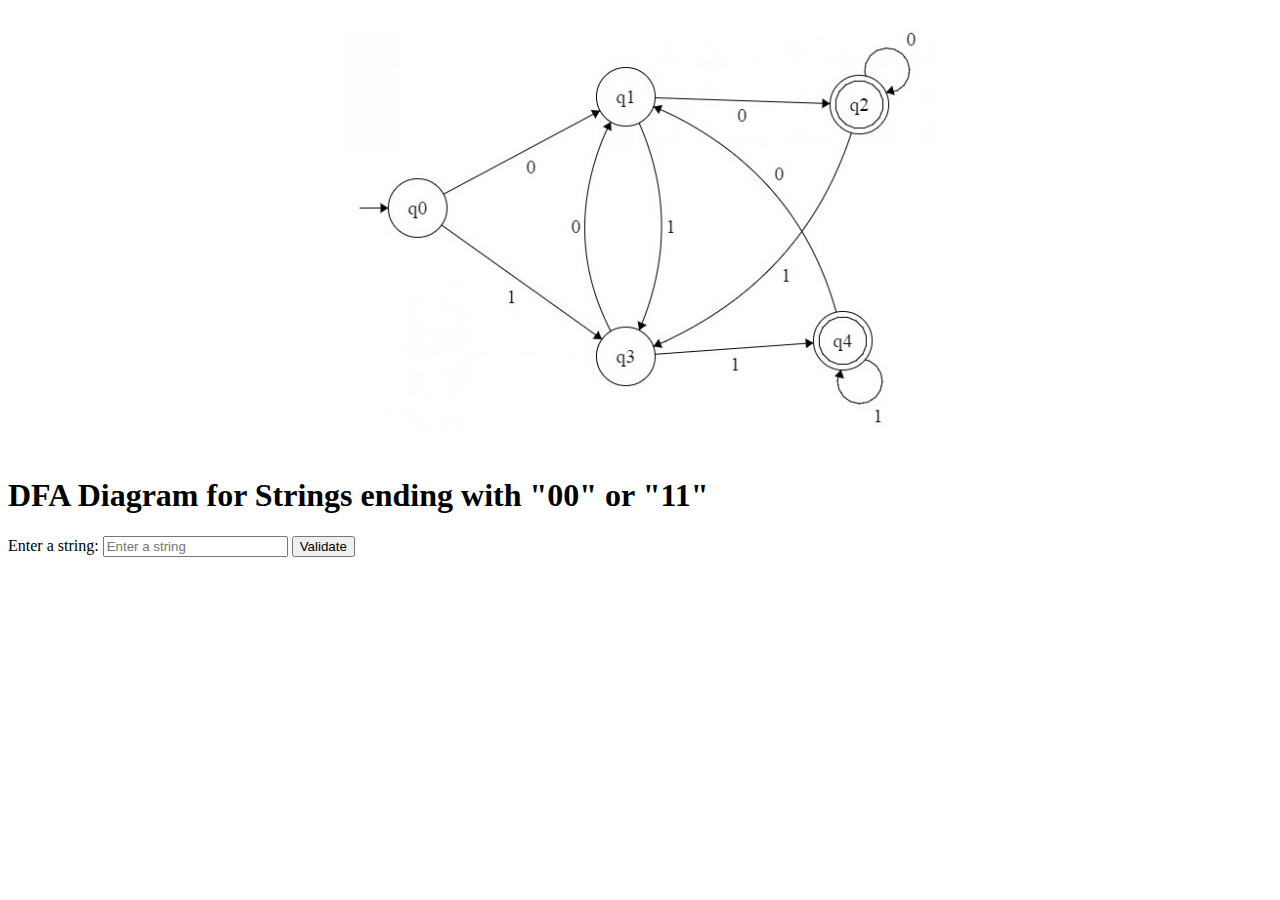
<file: end00.html>
<!DOCTYPE html>
<html lang="en">
<head>
    <meta charset="UTF-8">
    <meta name="viewport" content="width=device-width, initial-scale=1.0">
    <title>String Validation</title>
  
      <style>
        #diagram-container {
            margin-top: 20px;
        }

        #image-container {
            text-align: center;
        }

        img {
            max-width: 100%;
            height: auto;
            margin: 20px 0;
        }
    </style>

<!-- Include image from computer -->
<div id="image-container">
    <img src="00or 11.jpg" alt="DFA Diagram Image">
</div>
   
</head>
<body>

<h1>DFA Diagram for Strings ending with "00" or "11"</h1>

<label for="inputString">Enter a string:</label>
<input type="text" id="inputString" placeholder="Enter a string">

<button onclick="validateString()">Validate</button>

<p id="result"></p>

<script>
    function validateString() {
        // Get the input string
        var inputString = document.getElementById('inputString').value;

        // Define the regular expression to check for '00' or '11' at the end
        var regex = /(00|11)$/;

        // Test the input string against the regex
        var isValid = regex.test(inputString);

        // Display the result
        var resultElement = document.getElementById('result');
        resultElement.textContent = isValid ? 'Valid string' : 'Invalid string';
    }
</script>

</body>
</html>
</file>
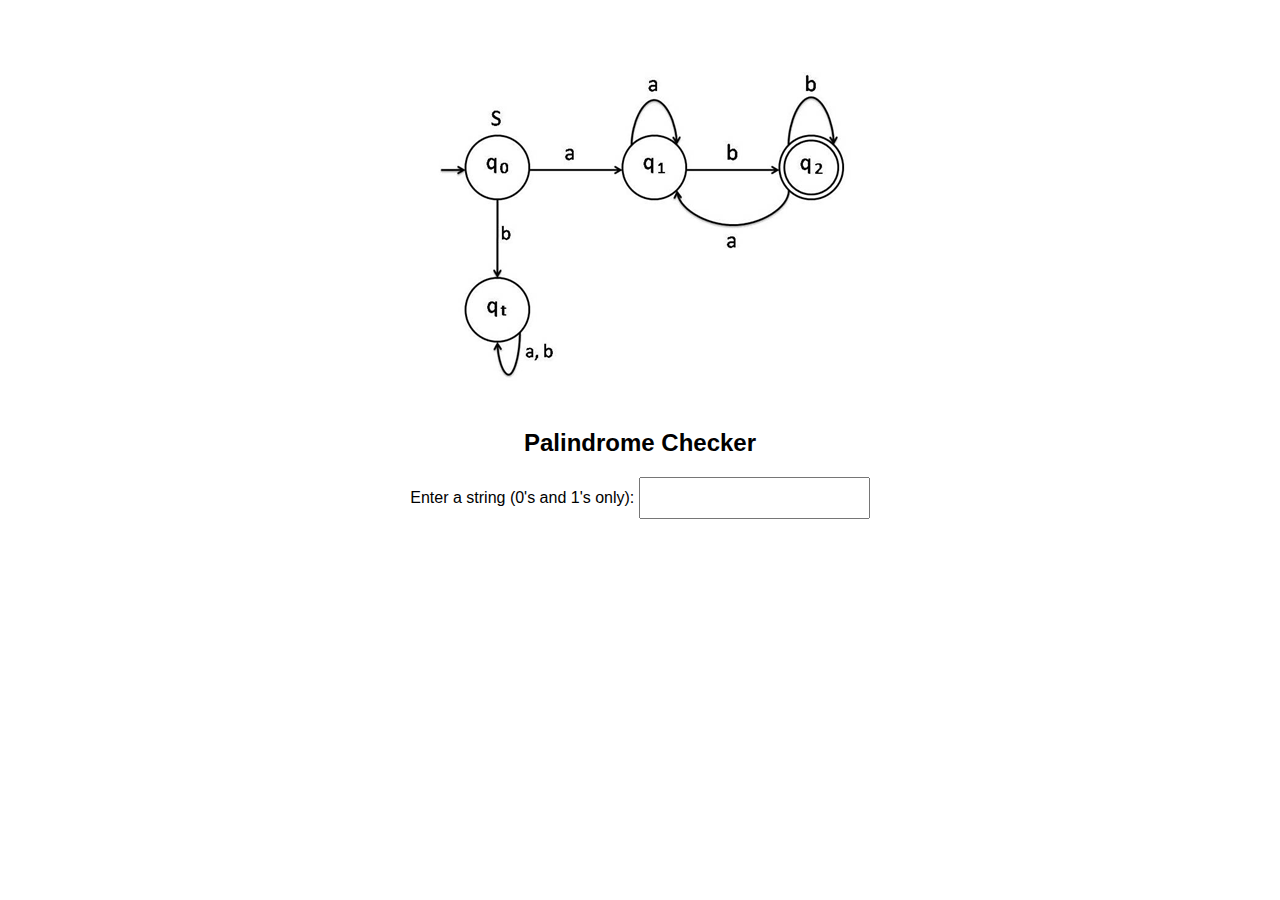
<file: p.html>
<!DOCTYPE html>
<html lang="en">
<head>
  <meta charset="UTF-8">
  <meta name="viewport" content="width=device-width, initial-scale=1.0">
  <style>
    body {
      font-family: 'Arial', sans-serif;
      text-align: center;
      margin: 50px;
    }

    #inputField {
      padding: 10px;
      font-size: 16px;
    }

    #result {
      margin-top: 20px;
      font-size: 18px;
      font-weight: bold;
    }
  </style> <style>
        #diagram-container {
            margin-top: 20px;
        }

        #image-container {
            text-align: center;
        }

        img {
            max-width: 100%;
            height: auto;
            margin: 20px 0;
        }
    </style>

<!-- Include image from computer -->
<div id="image-container">
    <img src="p.png" alt="DFA Diagram Image">
</div>
   
  <title>Palindrome Checker</title>
</head>
<body>
  <h2>Palindrome Checker</h2>
  <label for="inputField">Enter a string (0's and 1's only): </label>
  <input type="text" id="inputField" maxlength="50" oninput="checkPalindrome()">
  <div id="result"></div>

  <script>
    function checkPalindrome() {
      const inputField = document.getElementById('inputField');
      const resultDiv = document.getElementById('result');
      const inputString = inputField.value.trim();

      // Check if the input is empty
      if (inputString === '') {
        resultDiv.textContent = '';
        return;
      }

      // Reverse the input string
      const reversedString = inputString.split('').reverse().join('');

      // Check if the reversed string is equal to the original string
      if (inputString === reversedString) {
        resultDiv.textContent = 'Palindrome: Accepted';
      } else {
        resultDiv.textContent = 'Not a palindrome: Rejected';
      }
    }
  </script>
</body>
</html>
</file>
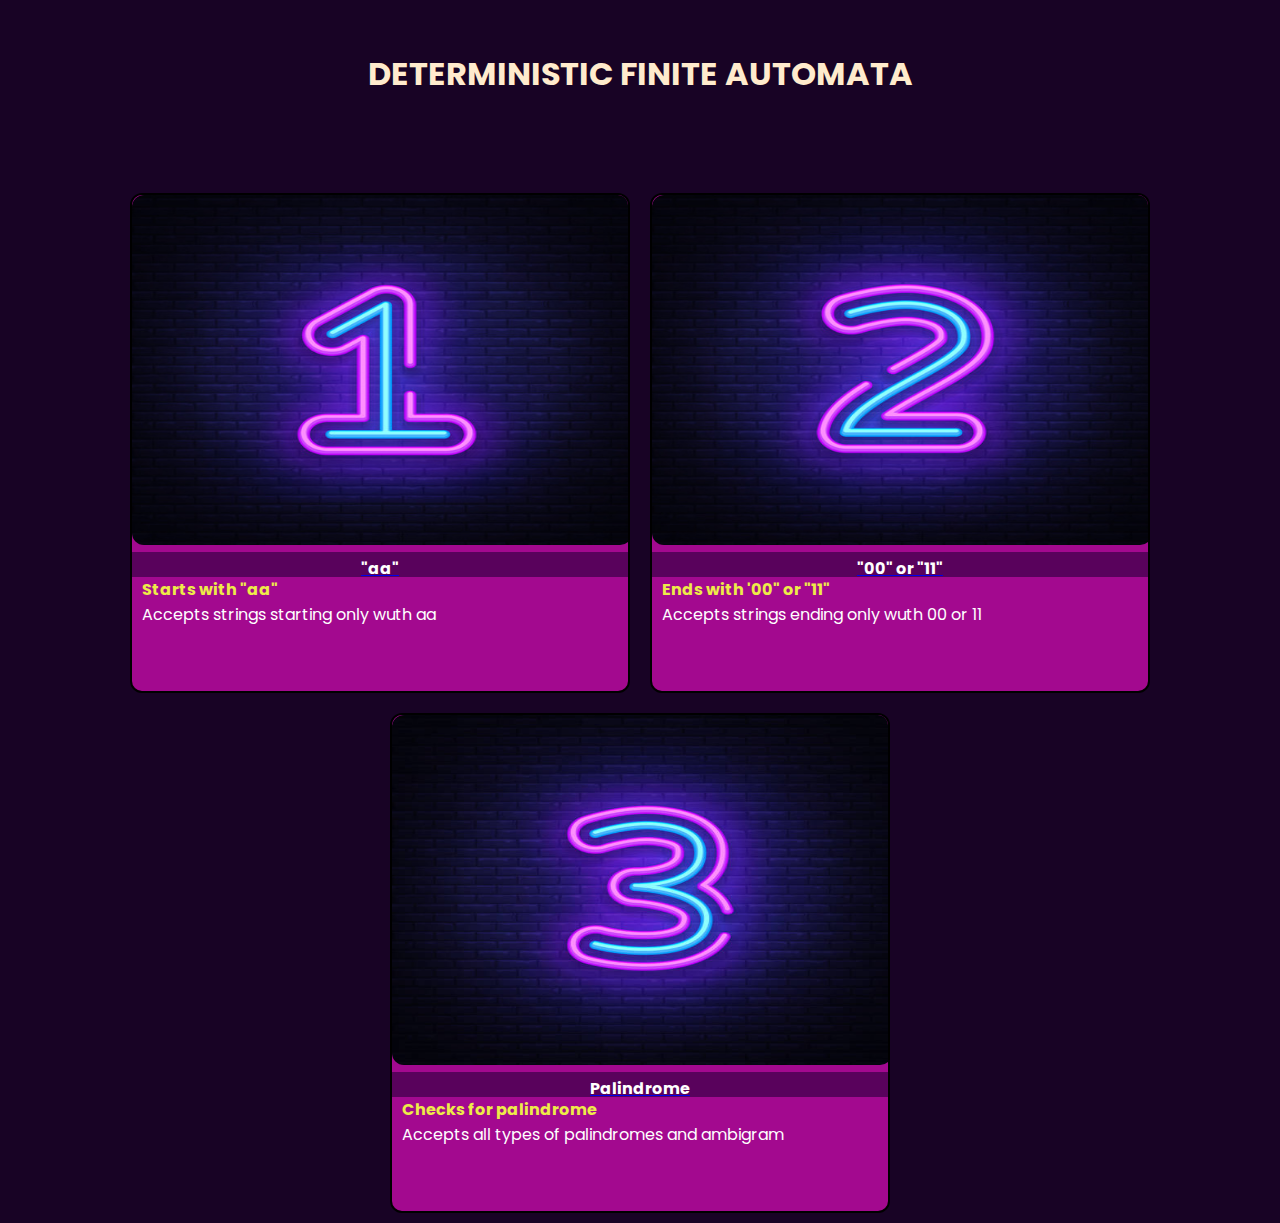
<file: page1.html>
<!DOCTYPE html>
<html>
<head><link rel="stylesheet" href="style.css"><title>Stationeries</title></head>
<body> <section>
    <div class="section">
        <br>
        <br>
       

        
        <div class="section2">
            <h1 style="text-align: center;"><p style="color: blanchedalmond;">DETERMINISTIC FINITE AUTOMATA</p></h1>
            <br>
            <br>        
            <br>
            <div class="container">
                <div class="items">
                    <div class="img img1">
                        <img
                            src="1.jpg"
                            alt=""
                        />
                    </div>
                    <div class="name"><a href="aa.html"><h4 style="color: white">"aa"</h4></a></div>
                    <div class="price">Starts with "aa"</div>
                    <div class="info"> Accepts strings starting only wuth aa
                        
                    </div>
                </div>
               
                <div class="items">
                    <div class="img img2">
                        <img
                            src="2.jpg"
                            alt=""
                        />
                    </div>
                    <div class="name"><a href="end00.html"><h4 style="color: white">"00" or "11"</h4></a></div>                    
                    <div class="price">Ends with '00" or "11"</div>
                    <div class="info">Accepts strings ending only wuth 00 or 11</div>
                </div>
                <div class="items">
                    <div class="img img3">
                        <img 
                            src="3.jpg"
                            alt="" 
                        />
                    </div>
                    <div class="name"><a href="p.html"><h4 style="color: white">Palindrome</h4></a></div>
                    <div class="price">Checks for palindrome</div>
                    <div class="info">Accepts all types of palindromes and ambigram</div>
                </div>
               </div>

</section>

   
  
</body>
</html>
</file>
<file: style.css>
@import url('https://fonts.googleapis.com/css2?family=Poppins:wght@100;200;300;400;500;600&display=swap');
*{
    padding: 0;
    margin: 0;
    font-family: 'Poppins', sans-serif;
    box-sizing: border-box;
}

body{
    width: 100%;
    height: 100vh;
    overflow: auto;
    background-color: rgb(24, 3, 37);
}

nav{
    width: 100%;
    height: 10vh;

}

.container{
    width: 100%;
    height: 100vh;
    display: flex;
    justify-content: space-between;
    align-items: center;
    position: relative;
}
.containerb{
  width: 100%;
  height: 10vh;
  padding: auto;
  display: flex;
  color: aliceblue;
  justify-content: space-between;
  align-items: center;
  position: relative;
}

.container .logo img{
    margin-left: 20px;
    width: 10px;
    filter: drop-shadow(2px 2px 2px white);
}

.containerb .links a{
    color: rgb(237, 208, 247);
    text-decoration: double;
    cursor: pointer;
    font-size: medium;
    text-align: ;
    justify-content: space-between;
    margin: 0 20px;
    transition: 0.3s linear;
}

.links a::before{
    content: "";
    position: absolute;
    left: 0;
    bottom: -4px;
    width: 0;
    background-color: #da0cda;
    height: 3.5px;
    transition: 0.3s linear;
}

.links a:hover{
    color: #cf15c9;
    width: 100%;
}

.containerb .search i{
    color: white;
    cursor: pointer;
    font-size: 1.3rem;
    padding-right: 0%;
}

/* Section Starts */

section{
    width: 100%;
    height: 90vh;
}

section .content{
    display: flex;
    width: 100%;
    height: 100%;
    justify-content: space-around;
    align-items: center;
}

.content .main-content{
    color: white;
    max-width: 600px;
    width: 100%;
    margin: 0 auto;
}

.main-content h1{
    font-size: clamp(2rem, 1rem + 5vw, 4rem);
}

.main-content h2{
    color: #f710e4;
    font-size: clamp(2rem, 1rem + 5vw, 3.5rem);
}

.main-content p{
    margin-top: 10px;
    color: #635e5c;
}

.main-content .order{
    display: flex;
    margin: 20px 10px;
    width: 100%;
    justify-content: space-around;
    min-height: 7vh;
}

.order h3{
    font-size: 1.8rem;
}

.order button{
    min-width: 50%;
    margin-left: 10px;
    border: none;
    outline: none;
    border-radius: 30px;
    background: linear-gradient(to bottom right, #c110f7 40%, #8a3313) ;
    color: white;
    font-weight: 700;
    padding: 0 2px;
    font-size: clamp(0.6rem, 1rem 5vw, 3rem);
    transition: 0.1s linear;
}

.order button:hover{
    box-shadow:  0 0 30px #e410f7;
    background: linear-gradient(to bottom right, #8a3313 ,  #f710ec 40%) ;
}

.content .image img{
    max-width: 450px;
    width: 100%;
    margin-right: 100px;
    transform: rotate(40deg) translateX(900px);
    filter: drop-shadow(-10px -10px 200px #fd03f1);
}

@media (max-width:800px){
    .content{
        display: flex;
        width: 100%;
        flex-direction: column-reverse;
    }

    .main-content{
        margin: 0 10px;
    }
}

@media (min-width:884px){
    .content .image img{
        min-width: 500px;
        filter: drop-shadow(-10px -10px 200px #fd03f1);
    }
}

@media (max-width:440px){
    .links{
        display: none;
    }

    .content .image img{
        width: 100%;
        margin-right: none;
        filter: drop-shadow(-10px -10px 200px #fd03f1);
    }
}
* {
    margin: 0;
    padding: 0;
    box-sizing: border-box;
  }
  header {
    display: flex;
    justify-content: space-evenly;
    align-items: center;
    height: 60px;
    width: 100%;
    background: black;
  }
  .heading ul {
    display: flex;
  }
  .logo a {
    color: white;
    transition-duration: 1s;
    font-weight: 800;
  }
  .logo a:hover {
    color: rgb(240, 197, 6);
    transition-duration: 1s;
  }
  .image1 a {
    color: white;
    transition-duration: 1s;
    font-weight: 800;
  }
  .image1 a:hover {
    color: rgb(240, 197, 6);
    transition-duration: 1s;
  }
  .heading ul li {
    list-style: none;
  }
  .heading ul li a {
    margin: 5px;
    text-decoration: none;
    color: black;
    font-weight: 500;
    position: relative;
    color: white;
    margin: 2px 14px;
    font-size: 18px;
    transition-duration: 1s;
  }
  .heading ul li a:active {
    color: red;
  }
  .heading ul li a:hover {
    color: rgb(243, 168, 7);
    transition-duration: 1s;
  }
  
  .heading ul li a::before {
    content: "";
    height: 2px;
    width: 0px;
    position: absolute;
    left: 0;
    bottom: 0;
    background-color: white;
    transition-duration: 1s;
  }
  .heading ul li a:hover::before {
    width: 100%;
    transition-duration: 1s;
    background-color: rgb(243, 168, 7);
  }
  #input {
    height: 30px;
    width: 300px;
    text-decoration: none;
    border: 0px;
    padding: 5px;
  }
  .logo a {
    color: white;
    font-size: 35px;
    font-weight: 500;
    text-decoration: none;
  }
  ion-icon {
    width: 30px;
    height: 30px;
    background-color: white;
    color: black;
  }
  ion-icon:hover {
    cursor: pointer;
  }
  .search a {
    display: flex;
  }
  header a ion-icon {
    position: relative;
    right: 3px;
  }
  
  .img-slider img {
    height: 720px;
    width: 1080px;
  }
  @keyframes slide {
    0% {
      left: 0px;
    }
    15% {
      left: 0px;
    }
    20% {
      left: -1080px;
    }
    32% {
      left: -1080px;
    }
    35% {
      left: -2160px;
    }
    47% {
      left: -2160px;
    }
    50% {
      left: -3240px;
    }
    63% {
      left: -3240px;
    }
    66% {
      left: -4320px;
    }
    79% {
      left: -4320px;
    }
    82% {
      left: -5400px;
    }
    100% {
      left: 0px;
    }
  }
  .img-slider {
    display: flex;
    float: left;
    position: relative;
    width: 1080px;
    height: 720px;
    animation-name: slide;
    animation-duration: 10s;
    animation-iteration-count: infinite;
    transition-duration: 2s;
  }
  
  .heading1 {
    opacity: 0;
  }
  .search {
    display: flex;
    position: relative;
  }
  .section1 {
    width: 1080px;
    overflow: hidden;
  
    justify-content: center;
    align-items: center;
    margin: 0px auto;
  }
  
  .section2 .container {
    display: flex;
    width: 100%;
    height: max-content;
    flex-wrap: wrap;
    justify-content: center;
    margin: 10px auto;
  }
  .section2 .container .items {
    margin: 10px;
    width: 500px;
    height: 500px;
    background-color: rgb(163, 9, 143);
    border: 2.5px solid black;
    border-radius: 12px;
  }
  .section2 .container .items .name {
    text-align: center;
    align-items: end;
    background-color: rgb(89, 2, 92);
    height: 25px;
    font-weight: bolder;
    padding-top: 4px;
    color: white;
    margin: 0;
  }
  .section2 .container .items .price {
    float: left;
    padding-left: 10px;
    display: block;
    width: 100%;
    color: rgb(238, 235, 72);
    font-weight: 650;
  }
  .section2 .container .items .info {
    padding-left: 10px;
    color: rgb(255, 255, 255);
  }
  .section2 .container .items .img img {
    width: 500px;
    height: 350px;
    margin: 0;
    padding: 0;
    border-radius: 12px;
    transition-duration: 0.8s;
  }
  .section2 .container .items .img {
    overflow: hidden;
    margin: 0;
  }
  .section2 .container .items:hover .img img {
    transform: scale(1.2);
    transition-duration: 0.8s;
    border-radius: 12px;
  }
  footer {
    flex-direction: column;
    align-items: center;
    color: white;
    bottom: 0;
    position:r;
    max-width: 100%;
  }
  
  .footer1 {
    display: flex;
    flex-direction: column;
    align-items: center;
    color: white;
    margin-top: 15px;
  }
  .social-media {
    display: flex;
    justify-content: center;
    color: white;
    flex-wrap: wrap;
  }
  .social-media a {
    color: white;
    margin: 20px;
    border-radius: 5px;
    margin-top: 10px;
    color: white;
  }
  .social-media a ion-icon {
    color: white;
    background-color: black;
  }
  .social-media a:hover ion-icon {
    color: red;
    transform: translateY(5px);
  }
  .footer2 {
    display: flex;
    width: 100%;
    justify-content: space-evenly;
    align-items: center;
    text-decoration: none;
    flex-wrap: wrap;
  }
  .footer0 {
    display: flex;
    text-align: center;
    font-weight: 1200;
    transition-duration: 1s;
    flex-wrap: wrap;
  }
  .footer0:hover {
    color: rgb(223, 7, 243);
  }
  .footer2 .heading {
    font-weight: 900;
    font-size: 18px;
  }
  .footer3 {
    margin-top: 60px;
    margin-bottom: 20px;
    display: flex;
    flex-wrap: wrap;
    justify-content: center;
  }
  .footer2 .heading:hover {
    color: rgb(149, 7, 243);
  }
  .footer2 .div:hover {
    transform: scale(1.05);
  }
  .footer3 h4 {
    margin: 0 10px;
    flex-wrap: wrap;
  }
  .footer2 div {
    margin: 10px;
  }
  .menu {
    visibility: hidden;
  }
  .heading1 .ham:active {
    color: rgb(225, 0, 255);
  }
  .items {
    overflow: hidden;
  }
  .ham,
  .close {
    cursor: pointer;
  }
  
  @media screen and (max-width: 1250px) {
    .heading ul li {
      display: none;
    }
  
    .items {
      transform: scale(0.9);
    }
    .img-slider img {
      height: 60vw;
      width: 80vw;
    }
    .ham:active {
      color: red;
    }
    .menu {
      display: flex;
      flex-direction: column;
      align-items: center;
    }
    .menu a ion-icon {
      position: absolute;
    }
  
    @keyframes slide1 {
      0% {
        left: 0vw;
      }
      15% {
        left: 0vw;
      }
      20% {
        left: -80vw;
      }
      32% {
        left: -80vw;
      }
      35% {
        left: -160vw;
      }
      47% {
        left: -160vw;
      }
      50% {
        left: -240vw;
      }
      63% {
        left: -240vw;
      }
      66% {
        left: -320vw;
      }
      79% {
        left: -320vw;
      }
      82% {
        left: -400vw;
      }
      100% {
        left: 0vw;
      }
    }
    .menu ul {
      display: flex;
      flex-direction: column;
      position: absolute;
      width: 100vw;
      height: 100vh;
      background-color: black;
      left: 0;
      top: 0;
      z-index: 11;
      align-items: center;
      justify-content: center;
      opacity: 1;
    }
    .close {
      z-index: 34;
  
      color: white;
      background-color: black;
    }
    .close:active {
      color: red;
    }
    .menu ul li {
      list-style: none;
      margin: 20px;
      border-top: 3px solid white;
      width: 80%;
      text-align: center;
  
      padding-top: 10px;
    }
    .menu ul li a {
      text-decoration: none;
      padding-top: 10px;
      color: white;
      font-weight: 900;
    }
    .menu ul li a:hover {
      color: rgb(240, 197, 6);
    }
    .img-slider {
      display: flex;
      float: left;
      position: relative;
      width: 80%;
      height: 60%;
      animation-name: slide1;
      animation-duration: 10s;
      animation-iteration-count: infinite;
      transition-duration: 2s;
    }
    .section1 {
      width: 80%;
      overflow: hidden;
  
      justify-content: center;
      align-items: center;
      margin: 0px auto;
    }
  
    .heading1 {
      opacity: 1;
      position: relative;
      bottom: 8px;
    }
    .search a {
      display: flex;
      flex-wrap: nowrap;
    }
  
    .heading1 .ham {
      background-color: black;
      color: white;
    }
    #input {
      width: 200px;
      flex-shrink: 2;
    }
    header {
      height: 150px;
    }
  }
  @media screen and (max-width: 550px) {
    .heading ul li {
      display: none;
    }
    .heading1 {
      opacity: 1;
  
      bottom: 8px;
    }
  
    header {
      height: 250px;
      flex-wrap: wrap;
      display: flex;
      flex-direction: column;
    }
    #input {
      width: 150px;
    }
    .close {
      z-index: 34;
    }
  
    .search a {
      display: flex;
      flex-wrap: nowrap;
      * {
        margin: 10;
        padding: 0;
        box-sizing: border-box;
      }
      header {
        display: flex;
        justify-content: space-evenly;
        align-items: center;
        height: 60px;
        width: 100%;
        background: rgb(0, 0, 0);
      }
      .heading ul {
        display: flex;
      }
      .logo a {
        color: white;
        transition-duration: 1s;
        font-weight: 800;
      }
      .logo a:hover {
        color: rgb(240, 197, 6);
        transition-duration: 1s;
      }
      .heading ul li {
        list-style: none;
      }
      .heading ul li a {
        margin: 5px;
        text-decoration: none;
        color: black;
        font-weight: 500;
        position: relative;
        color: white;
        margin: 2px 14px;
        font-size: 18px;
        transition-duration: 1s;
      }
      .heading ul li a:active {
        color: red;
      }
      .heading ul li a:hover {
        color: rgb(243, 168, 7);
        transition-duration: 1s;
      }
      
      .heading ul li a::before {
        content: "";
        height: 2px;
        width: 0px;
        position: absolute;
        left: 0;
        bottom: 0;
        background-color: white;
        transition-duration: 1s;
      }
      .heading ul li a:hover::before {
        width: 100%;
        transition-duration: 1s;
        background-color: rgb(243, 168, 7);
      }
      #input {
        height: 30px;
        width: 300px;
        text-decoration: none;
        border: 0px;
        padding: 5px;
      }
      .logo a {
        color: white;
        font-size: 35px;
        font-weight: 500;
        text-decoration: none;
      }
      ion-icon {
        width: 30px;
        height: 30px;
        background-color: white;
        color: black;
      }
      ion-icon:hover {
        cursor: pointer;
      }
      .search a {
        display: flex;
      }
      header a ion-icon {
        position: relative;
        right: 3px;
      }
      
      .img-slider img {
        height: 720px;
        width: 1080px;
      }
      @keyframes slide {
        0% {
          left: 0px;
        }
        15% {
          left: 0px;
        }
        20% {
          left: -1080px;
        }
        32% {
          left: -1080px;
        }
        35% {
          left: -2160px;
        }
        47% {
          left: -2160px;
        }
        50% {
          left: -3240px;
        }
        63% {
          left: -3240px;
        }
        66% {
          left: -4320px;
        }
        79% {
          left: -4320px;
        }
        82% {
          left: -5400px;
        }
        100% {
          left: 0px;
        }
      }
      .img-slider {
        display: flex;
        float: left;
        position: relative;
        width: 1080px;
        height: 720px;
        animation-name: slide;
        animation-duration: 10s;
        animation-iteration-count: infinite;
        transition-duration: 2s;
      }
      
      .heading1 {
        opacity: 0;
      }
      .search {
        display: flex;
        position: relative;
      }
      .section1 {
        width: 1080px;
        overflow: hidden;
      
        justify-content: center;
        align-items: center;
        margin: 0px auto;
      }
      
      .section2 .container {
        display: flex;
        width: 100%;
        height: max-content;
        flex-wrap: wrap;
        justify-content: center;
        margin: 10px auto;
      }
      .section2 .container .items {
        margin: 10px;
        width: 200px;
        height: 300px;
        background-color: rgb(19, 2, 2);
        border: 2.5px solid black;
        border-radius: 12px;
      }
      .section2 .container .items .name {
        text-align: center;
        background-color: rgb(193, 6, 240);
        height: 25px;
        padding-top: 4px;
        color: white;
        margin: 0;
      }
      .section2 .container .items .price {
        float: left;
        padding-left: 10px;
        display: block;
        width: 100%;
        color: rgb(170, 17, 119);
        font-weight: 650;
      }
      .section2 .container .items .info {
        padding-left: 10px;
        color: rgb(12, 4, 87);
      }
      .section2 .container .items .img img {
        width: 200px;
        height: 200px;
        margin: 0;
        padding: 0;
        border-radius: 12px;
        transition-duration: 0.8s;
      }
      .section2 .container .items .img {
        overflow: hidden;
        margin: 0;
      }
      .section2 .container .items:hover .img img {
        transform: scale(1.2);
        transition-duration: 0.8s;
        border-radius: 12px;
      }
      footer {
        display: flex;
        flex-direction: column;
        background-color: rgb(71, 1, 88);
        align-items: center;
        color: white;
      }
      
      .footer1 {
        display: flex;
        flex-direction: column;
        align-items: center;
        color: white;
        margin-top: 15px;
      }
      .social-media {
        display: flex;
        justify-content: center;
        color: white;
        flex-wrap: wrap;
      }
      .social-media a {
        color: white;
        margin: 20px;
        border-radius: 5px;
        margin-top: 10px;
        color: white;
      }
      .social-media a ion-icon {
        color: white;
        background-color: black;
      }
      .social-media a:hover ion-icon {
        color: red;
        transform: translateY(5px);
      }
      .footer2 {
        display: flex;
        width: 100%;
        justify-content: space-evenly;
        align-items: center;
        text-decoration: none;
        flex-wrap: wrap;
      }
      .footer0 {
        font-weight: 1200;
        transition-duration: 1s;
      }
      .footer0:hover {
        color: rgb(243, 168, 7);
      }
      .footer2 .heading {
        font-weight: 900;
        font-size: 18px;
      }
      .footer3 {
        margin-top: 60px;
        margin-bottom: 20px;
        display: flex;
        flex-wrap: wrap;
        justify-content: center;
      }
      .footer2 .heading:hover {
        color: rgb(243, 168, 7);
      }
      .footer2 .div:hover {
        transform: scale(1.05);
      }
      .footer3 h4 {
        margin: 0 10px;
      }
      .footer2 div {
        margin: 10px;
      }
      .menu {
        visibility: hidden;
      }
      .heading1 .ham:active {
        color: red;
      }
      .items {
        overflow: hidden;
      }
      .ham,
      .close {
        cursor: pointer;
      }
      
      @media screen and (max-width: 1250px) {
        .heading ul li {
          display: none;
        }
      
        .items {
          transform: scale(0.9);
        }
        .img-slider img {
          height: 60vw;
          width: 80vw;
        }
        .ham:active {
          color: red;
        }
        .menu {
          display: flex;
          flex-direction: column;
          align-items: center;
        }
        .menu a ion-icon {
          position: absolute;
        }
      
        @keyframes slide1 {
          0% {
            left: 0vw;
          }
          15% {
            left: 0vw;
          }
          20% {
            left: -80vw;
          }
          32% {
            left: -80vw;
          }
          35% {
            left: -160vw;
          }
          47% {
            left: -160vw;
          }
          50% {
            left: -240vw;
          }
          63% {
            left: -240vw;
          }
          66% {
            left: -320vw;
          }
          79% {
            left: -320vw;
          }
          82% {
            left: -400vw;
          }
          100% {
            left: 0vw;
          }
        }
        .menu ul {
          display: flex;
          flex-direction: column;
          position: absolute;
          width: 100vw;
          height: 100vh;
          background-color: black;
          left: 0;
          top: 0;
          z-index: 11;
          align-items: center;
          justify-content: center;
          opacity: 1;
        }
        .close {
          z-index: 34;
      
          color: white;
          background-color: black;
        }
        .close:active {
          color: red;
        }
        .menu ul li {
          list-style: none;
          margin: 20px;
          border-top: 3px solid white;
          width: 80%;
          text-align: center;
      
          padding-top: 10px;
        }
        .menu ul li a {
          text-decoration: none;
          padding-top: 10px;
          color: white;
          font-weight: 900;
        }
        .menu ul li a:hover {
          color: rgb(240, 197, 6);
        }
        .img-slider {
          display: flex;
          float: left;
          position: relative;
          width: 80%;
          height: 60%;
          animation-name: slide1;
          animation-duration: 10s;
          animation-iteration-count: infinite;
          transition-duration: 2s;
        }
        .section1 {
          width: 80%;
          overflow: hidden;
      
          justify-content: center;
          align-items: center;
          margin: 0px auto;
        }
      
        .heading1 {
          opacity: 1;
          position: relative;
          bottom: 8px;
        }
        .search a {
          display: flex;
          flex-wrap: nowrap;
        }
      
        .heading1 .ham {
          background-color: black;
          color: white;
        }
        #input {
          width: 200px;
          flex-shrink: 2;
        }
        header {
          height: 150px;
        }
      }
      @media screen and (max-width: 550px) {
        .heading ul li {
          display: none;
        }
        .heading1 {
          opacity: 1;
      
          bottom: 8px;
        }
      
        header {
          height: 250px;
          flex-wrap: wrap;
          display: flex;
          flex-direction: column;
        }
        #input {
          width: 150px;
        }
        .close {
          z-index: 34;
        }
      
        .search a {
          display: flex;
          flex-wrap: nowrap;
        }

      }
</file>
